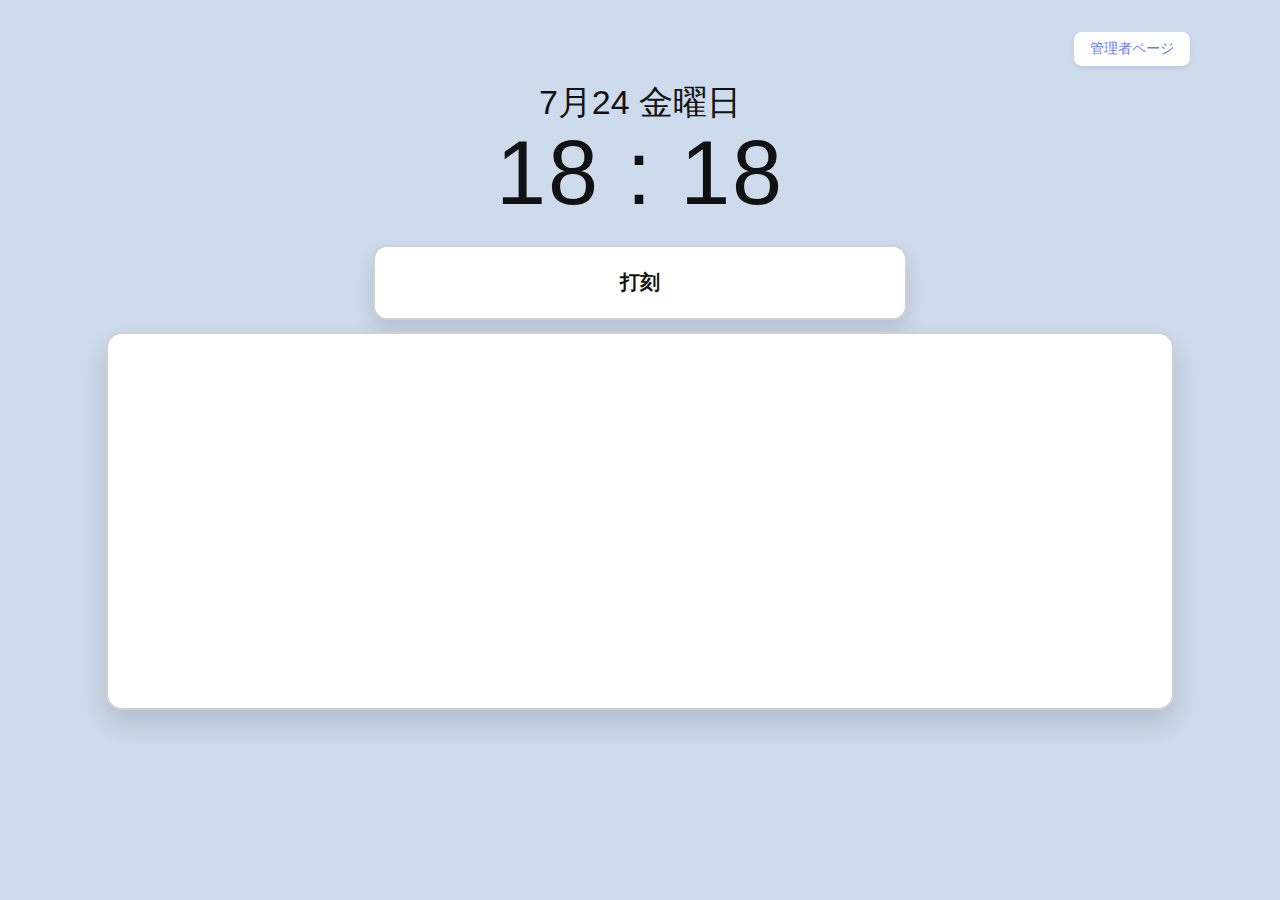
<file: index.html>
<!DOCTYPE html>
<html lang="ja">

<head>
  <meta charset="UTF-8">
  <meta name="viewport" content="width=device-width, initial-scale=1.0">
  <title>打刻アプリ</title>
  <link rel="stylesheet" href="style.css">
</head>

<body>
  <header>
    <a href="admin.html" class="admin-link">管理者ページ</a>
    <p id="today"></p>
    <p id="todayTime"></p>
  </header>

  <main>
    <div class="overlay-names"></div>
    <section class="names">
      <h2>社員一覧</h2>
      <ul id="names">
        <!-- 社員リストがここに動的に読み込まれます -->
      </ul>
    </section>
    <button id="close" class="close-button">戻る</button>
    <section>
      <div id="intime">打刻</div>
    </section>

    <section class="timer">

      <ul class="timers">

      </ul>
    </section>
  </main>
  <div class="overlay"></div>
  <div class="modal">
    <ul>
      <li id="check-in">出勤</li>
      <li id="check-out">退勤</li>
    </ul>
  </div>
  <button id="close2" class="close-button">戻る</button>

  <!-- 確認モーダル -->
  <div class="confirm-overlay" id="confirmOverlay" style="display: none;">
    <div class="confirm-modal">
      <h3>確認</h3>
      <p id="confirmMessage">同じ操作を連続で行おうとしています。続行しますか？</p>
      <div class="confirm-buttons">
        <button id="confirmYes" class="confirm-btn confirm-yes">確認</button>
        <button id="confirmNo" class="confirm-btn confirm-no">キャンセル</button>
      </div>
    </div>
  </div>

  <script src="main.js"></script>
</body>

</html>
</file>
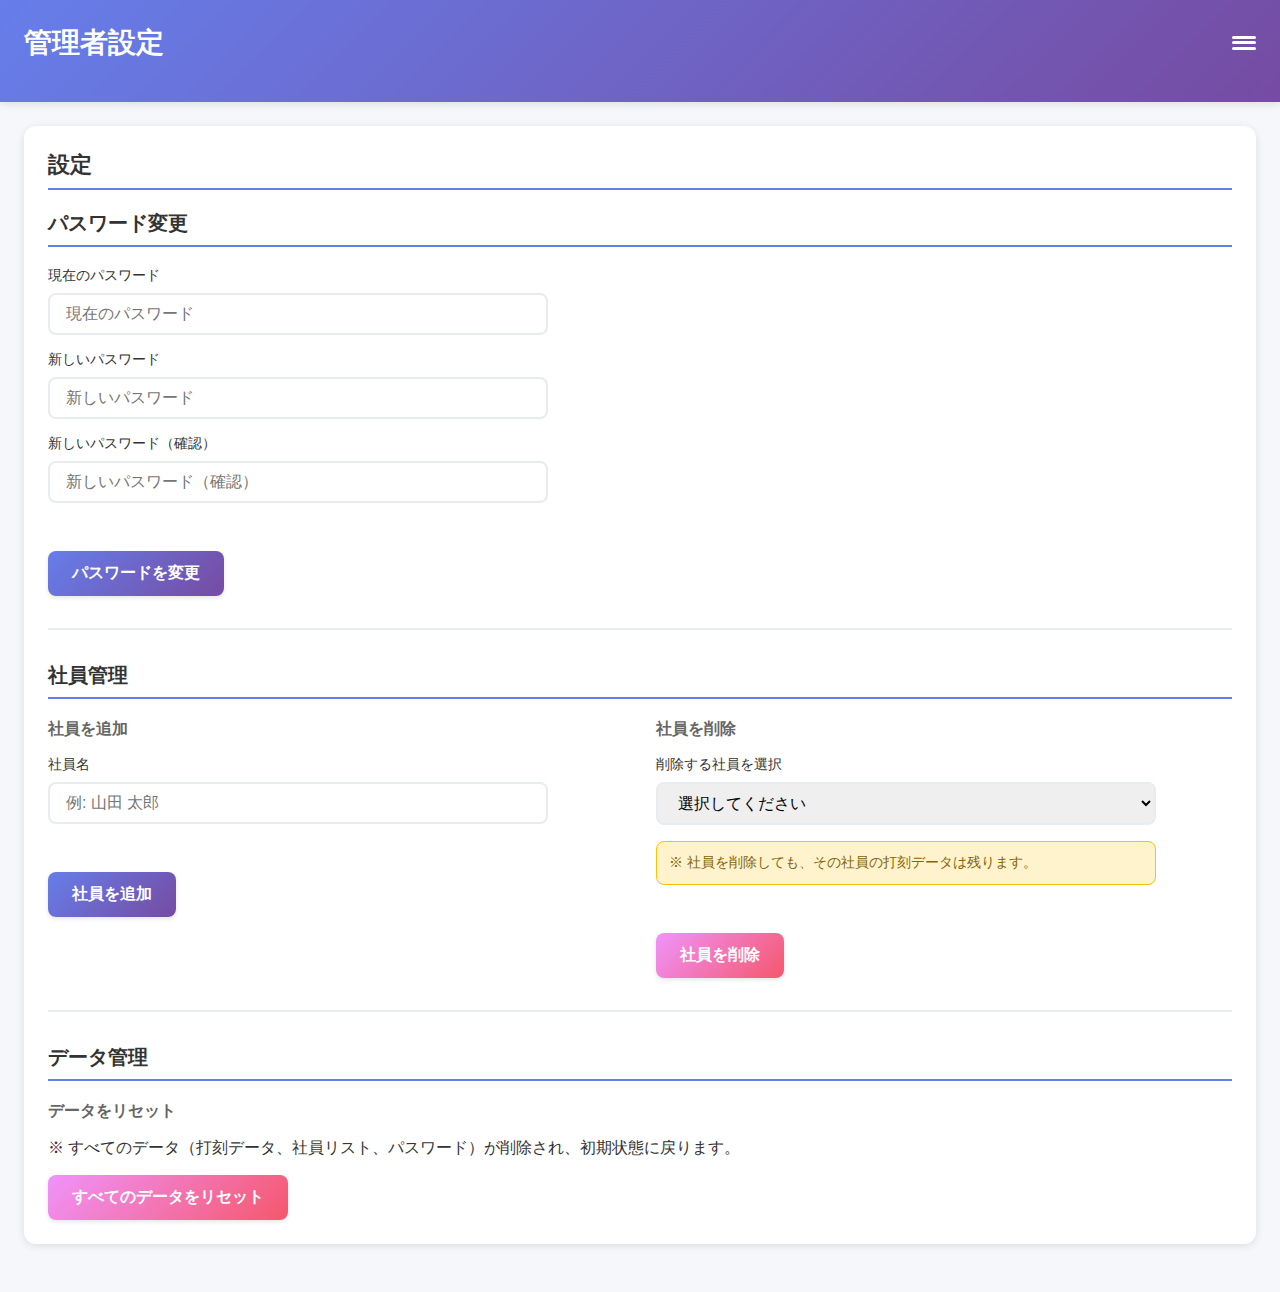
<file: admin-settings.html>
<!DOCTYPE html>
<html lang="ja">

<head>
  <meta charset="UTF-8">
  <meta name="viewport" content="width=device-width, initial-scale=1.0">
  <title>管理者設定 - 打刻管理アプリ</title>
  <link rel="stylesheet" href="admin.css">
</head>

<body>
  <!-- パスワード入力モーダル -->
  <div class="password-overlay" id="passwordOverlay">
    <div class="password-modal">
      <h2>管理者認証</h2>
      <p>パスワードを入力してください</p>
      <input type="password" id="passwordInput" placeholder="パスワード" autofocus>
      <div class="password-error" id="passwordError"></div>
      <button id="passwordSubmit" class="password-submit-btn">ログイン</button>
      <button id="passwordBack" class="password-back-btn" type="button">戻る</button>
    </div>
  </div>

  <header id="mainHeader" style="display: none;">
    <div class="header-top">
      <h1>管理者設定</h1>
      <button class="hamburger-menu" id="hamburgerMenu" aria-label="メニュー">
        <span></span>
        <span></span>
        <span></span>
      </button>
    </div>
    <!-- ハンバーガーメニュー -->
    <nav class="hamburger-nav" id="hamburgerNav">
      <a href="index.html" class="nav-link">打刻ページに戻る</a>
      <a href="admin.html" class="nav-link">時間管理ページ</a>
    </nav>
  </header>

  <main id="mainContent" style="display: none;">
    <section class="settings-section">
      <h2>設定</h2>
      
      <div class="settings-group">
        <h3>パスワード変更</h3>
        <div class="password-change-form">
          <div class="form-item">
            <label for="currentPassword">現在のパスワード</label>
            <input type="password" id="currentPassword" placeholder="現在のパスワード">
          </div>
          <div class="form-item">
            <label for="newPassword">新しいパスワード</label>
            <input type="password" id="newPassword" placeholder="新しいパスワード">
          </div>
          <div class="form-item">
            <label for="confirmPassword">新しいパスワード（確認）</label>
            <input type="password" id="confirmPassword" placeholder="新しいパスワード（確認）">
          </div>
          <div class="password-change-error" id="passwordChangeError"></div>
          <button id="changePasswordBtn" class="settings-btn">パスワードを変更</button>
        </div>
      </div>

      <div class="settings-group">
        <h3>社員管理</h3>
        <div class="employee-management">
          <div class="add-employee-form">
            <h4>社員を追加</h4>
            <div class="form-item">
              <label for="newEmployeeName">社員名</label>
              <input type="text" id="newEmployeeName" placeholder="例: 山田 太郎">
            </div>
            <div class="add-employee-error" id="addEmployeeError"></div>
            <button id="addEmployeeBtn" class="settings-btn">社員を追加</button>
          </div>

          <div class="remove-employee-form">
            <h4>社員を削除</h4>
            <div class="form-item">
              <label for="removeEmployeeSelect">削除する社員を選択</label>
              <select id="removeEmployeeSelect">
                <option value="">選択してください</option>
              </select>
            </div>
            <div class="remove-employee-note">
              <p>※ 社員を削除しても、その社員の打刻データは残ります。</p>
            </div>
            <div class="remove-employee-error" id="removeEmployeeError"></div>
            <button id="removeEmployeeBtn" class="settings-btn settings-btn-danger">社員を削除</button>
          </div>
        </div>
      </div>

      <div class="settings-group">
        <h3>データ管理</h3>
        <div class="data-management">
          <div class="reset-data-form">
            <h4>データをリセット</h4>
            <div class="reset-data-note">
              <p>※ すべてのデータ（打刻データ、社員リスト、パスワード）が削除され、初期状態に戻ります。</p>
            </div>
            <div class="reset-data-error" id="resetDataError"></div>
            <button id="resetDataBtn" class="settings-btn settings-btn-danger">すべてのデータをリセット</button>
          </div>
        </div>
      </div>
    </section>
  </main>

  <script src="admin.js"></script>
</body>

</html>
</file>
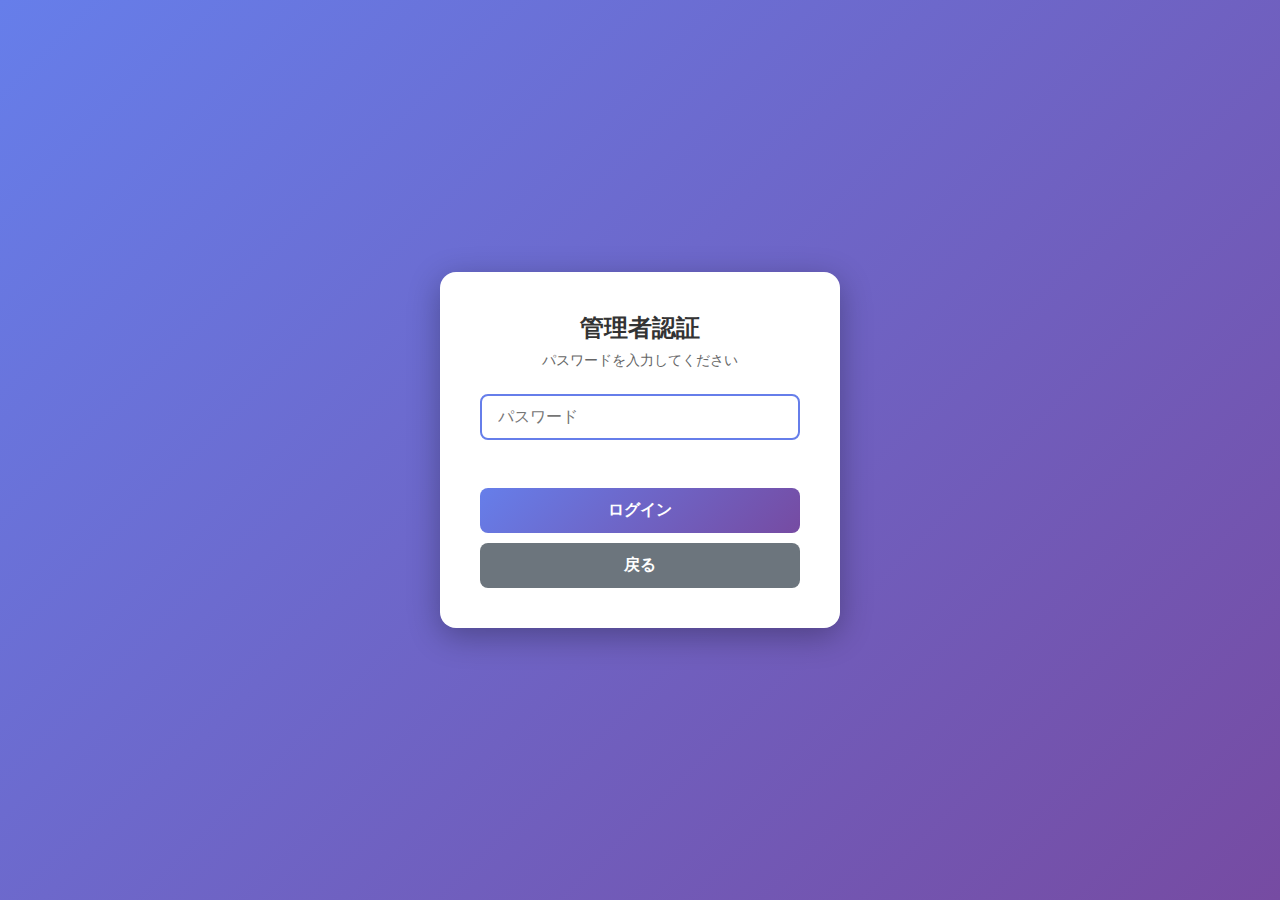
<file: admin.html>
<!DOCTYPE html>
<html lang="ja">

<head>
  <meta charset="UTF-8">
  <meta name="viewport" content="width=device-width, initial-scale=1.0">
  <title>管理者用 - 打刻管理アプリ</title>
  <link rel="stylesheet" href="admin.css">
</head>

<body>
  <!-- パスワード入力モーダル -->
  <div class="password-overlay" id="passwordOverlay">
    <div class="password-modal">
      <h2>管理者認証</h2>
      <p>パスワードを入力してください</p>
      <input type="password" id="passwordInput" placeholder="パスワード" autofocus>
      <div class="password-error" id="passwordError"></div>
      <button id="passwordSubmit" class="password-submit-btn">ログイン</button>
      <button id="passwordBack" class="password-back-btn" type="button">戻る</button>
    </div>
  </div>

  <header id="mainHeader" style="display: none;">
    <div class="header-top">
      <h1>管理者用ダッシュボード</h1>
      <button class="hamburger-menu" id="hamburgerMenu" aria-label="メニュー">
        <span></span>
        <span></span>
        <span></span>
      </button>
    </div>
    <div class="header-controls">
      <div class="month-selector">
        <label for="monthSelect">表示月：</label>
        <input type="month" id="monthSelect" value="">
      </div>
    </div>
    <!-- ハンバーガーメニュー -->
    <nav class="hamburger-nav" id="hamburgerNav">
      <a href="index.html" class="nav-link">打刻ページに戻る</a>
      <a href="admin-settings.html" class="nav-link">設定ページ</a>
    </nav>
  </header>

  <main id="mainContent" style="display: none;">
    <!-- 目次 -->
    <nav class="table-of-contents" id="tableOfContents">
      <h3>目次</h3>
      <ul>
        <li><a href="#summary-section" class="toc-link">月間サマリー</a></li>
        <li><a href="#employee-section" class="toc-link">社員別集計</a></li>
        <li><a href="#detail-section" class="toc-link">詳細データ</a></li>
        <li><a href="#report-section" class="toc-link">月次レポート</a></li>
      </ul>
    </nav>

    <section class="summary-section" id="summary-section">
      <h2>月間サマリー</h2>
      <div class="summary-cards">
        <div class="summary-card">
          <div class="card-label">総労働時間</div>
          <div class="card-value" id="totalWorkHours">0時間</div>
        </div>
        <div class="summary-card">
          <div class="card-label">総残業時間</div>
          <div class="card-value overtime" id="totalOvertimeHours">0時間</div>
        </div>
        <div class="summary-card">
          <div class="card-label">平均労働時間/日</div>
          <div class="card-value" id="avgWorkHours">0時間</div>
        </div>
      </div>
    </section>

    <section class="employee-section" id="employee-section">
      <h2>社員別集計</h2>
      <div class="employee-accordion" id="employeeNameList">
        <!-- 社員名リストがここに動的に読み込まれます -->
      </div>
    </section>

    <section class="detail-section" id="detail-section">
      <h2>詳細データ</h2>
      <div class="detail-controls">
        <select id="employeeFilter">
          <option value="all">全員</option>
        </select>
        <input type="date" id="dateFilter" value="">
      </div>
      <div class="detail-table-container">
        <table class="detail-table" id="detailTable">
          <thead>
            <tr>
              <th>日付</th>
              <th>社員名</th>
              <th>出勤時刻</th>
              <th>退勤時刻</th>
              <th>労働時間</th>
              <th>残業時間</th>
              <th>変更</th>
            </tr>
          </thead>
          <tbody id="detailTableBody">
            <!-- 詳細データがここに表示されます -->
          </tbody>
        </table>
      </div>
    </section>

    <section class="report-section" id="report-section">
      <h2>月次レポート（コピー用）</h2>
      <div class="report-controls">
        <button id="reportGenerateBtn" class="report-btn" type="button">生成</button>
        <button id="reportCopyBtn" class="report-btn report-btn-secondary" type="button">コピー</button>
        <button id="reportDownloadCsvBtn" class="report-btn report-btn-secondary" type="button">CSVダウンロード</button>
        <span class="report-message" id="reportMessage"></span>
      </div>
      <textarea id="monthlyReportText" class="report-textarea" rows="18" readonly></textarea>
    </section>
  </main>

  <script src="admin.js"></script>
</body>

</html>
</file>
<file: style.css>
@charset "utf-8";

body {
  margin: 0;
  background: #cedbec;
  -webkit-font-smoothing: antialiased;
  -moz-osx-font-smoothing: grayscale;
  font-family: -apple-system, BlinkMacSystemFont, "Segoe UI", Roboto, "Helvetica Neue", Arial, "Noto Sans JP", "Hiragino Kaku Gothic ProN", Meiryo, sans-serif;
  color: #111;
}

/* タッチデバイス向けの最適化 */
* {
  -webkit-tap-highlight-color: transparent;
}

h1,
h2 {
  margin: 0;
}

p {
  margin: 0;
}

header #today {
  font-size: 34px;
}

header #todayTime {
  font-size: 90px;
}

/* レスポンシブ: ヘッダーのフォントサイズ */
@media (max-width: 1024px) {
  header #today {
    font-size: 30px;
  }

  header #todayTime {
    font-size: 74px;
  }
}

@media (max-width: 768px) {
  header #today {
    font-size: 26px;
  }

  header #todayTime {
    font-size: 56px;
  }
}

@media (max-width: 480px) {
  header #today {
    font-size: 20px;
  }

  header #todayTime {
    font-size: 44px;
  }
}

ul {
  list-style: none;
  margin: 0;
  padding: 0;
}

header {
  text-align: center;
  /* 管理者ボタン分の上余白を確保しつつ、下は詰める */
  padding: 64px 16px 0;
  position: relative;
  max-width: 1100px;
  /* 時間の下に24px空ける */
  margin: 16px auto 24px;
  /* 背景は消して、文字だけ見せる */
  background: transparent;
  border-radius: 0;
  box-shadow: none;
  backdrop-filter: none;
  /* 時刻の直下に次の要素が来るように（高さ固定/中央寄せをやめる） */
  min-height: auto;
  display: block;
}

/* レスポンシブ: ヘッダーのパディング */
@media (max-width: 768px) {
  header {
    padding: 56px 12px 0;
    margin: 12px auto 24px;
    min-height: auto;
  }
}

@media (max-width: 480px) {
  header {
    padding: 52px 10px 0;
    margin: 10px auto 24px;
    min-height: auto;
  }
}

/* （一つ前に戻す）管理者リンクはヘッダー内の右上 */

header #todayTime {
  line-height: 1.05;
  letter-spacing: 0.02em;
}

/* （時刻の直下に合わせるため）上方向のズラしは無し */
header #today,
header #todayTime {
  transform: none;
}

main {
  max-width: 1100px;
  margin: 0 auto;
  /* 時刻(ヘッダー)との間を少し詰める */
  padding: 0 16px 16px;
  display: flex;
  flex-direction: column;
  gap: 12px;
  box-sizing: border-box;
}

@media (max-width: 768px) {
  main {
    padding: 0 12px 12px;
    gap: 10px;
  }
}

@media (max-width: 480px) {
  main {
    padding: 0 10px 10px;
    gap: 8px;
  }
}

.admin-link {
  position: absolute;
  top: 16px;
  right: 16px;
  color: #667eea;
  text-decoration: none;
  padding: 8px 16px;
  background: #fff;
  border-radius: 8px;
  font-weight: 500;
  font-size: 14px;
  transition: all 0.2s ease;
  box-shadow: 0 2px 4px rgba(0, 0, 0, 0.1);
}

/* レスポンシブ: 管理者リンク */
@media (max-width: 768px) {
  .admin-link {
    top: 12px;
    right: 12px;
    padding: 6px 12px;
    font-size: 12px;
  }
}

@media (max-width: 480px) {
  .admin-link {
    top: 8px;
    right: 8px;
    padding: 6px 10px;
    font-size: 11px;
  }
}

.admin-link:hover {
  background: #667eea;
  color: #fff;
  transform: translateY(-2px);
  box-shadow: 0 4px 8px rgba(0, 0, 0, 0.2);
}

.names,
.timer {
  background: #fff;
}


#intime {
  text-align: center;
  display: flex;
  align-items: center;
  justify-content: center;
  width: 50%;
  margin: 0 auto;
  padding: 22px 16px;
  font-size: 20px;
  font-weight: 700;
  border: 2px solid rgba(0, 0, 0, 0.18);
  border-radius: 14px;
  box-sizing: border-box;
  background: #fff;
  cursor: pointer;
  box-shadow: 0 10px 20px rgba(0, 0, 0, 0.12);
}

/* レスポンシブ: 打刻ボタン */
@media (max-width: 1024px) {
  #intime {
    width: 60%;
    font-size: 22px;
    padding: 20px 14px;
  }
}

@media (max-width: 768px) {
  #intime {
    width: 70%;
    font-size: 20px;
    padding: 18px 14px;
  }
}

@media (max-width: 480px) {
  #intime {
    width: 85%;
    font-size: 18px;
    padding: 16px 12px;
  }
}

#intime:active {
  opacity: .6;
}

/* タッチデバイス向けの最適化 */
@media (hover: none) and (pointer: coarse) {
  #intime {
    -webkit-tap-highlight-color: rgba(0, 0, 0, 0.1);
  }

  #intime:active {
    transform: scale(0.98);
  }
}

.overlay-names {
  position: fixed;
  top: 0;
  left: 0;
  right: 0;
  bottom: 0;
  background: #FFF;
  pointer-events: none;
  opacity: 0;
}

.names {
  position: absolute;
  top: 50%;
  left: 50%;
  transform: translate(-50%, -50%);
  width: 90%;
  max-width: 1200px;
  max-height: 60vh;
  overflow-y: auto;
  pointer-events: none;
  opacity: 0;
  cursor: pointer;
  border-radius: 16px;
  box-shadow: 0 8px 32px rgba(0, 0, 0, 0.2);
  padding: 24px;
  box-sizing: border-box;
  margin-bottom: 80px;
}

/* レスポンシブ: 社員一覧モーダル */
@media (max-width: 1024px) {
  .names {
    width: 92%;
    max-height: 65vh;
    padding: 20px;
  }
}

@media (max-width: 768px) {
  .names {
    width: 95%;
    max-height: 70vh;
    padding: 16px;
    margin-bottom: 100px;
  }
}

@media (max-width: 480px) {
  .names {
    width: 98%;
    max-height: 75vh;
    padding: 12px;
    margin-bottom: 120px;
    border-radius: 12px;
  }
}

.names.correct {
  opacity: 1;
  pointer-events: all;
  z-index: 1000;
}

.overlay-names.correct {
  opacity: 1;
  pointer-events: all;
}

.names h2 {
  text-align: center;
}

main .names ul {
  list-style: none;
  margin: 0;
  padding: 16px;
  display: grid;
  grid-template-columns: repeat(auto-fill, minmax(150px, 1fr));
  gap: 12px;
  max-width: 100%;
  box-sizing: border-box;
}

main .names li {
  font-size: 18px;
  border: 2px solid #4a90e2;
  border-radius: 8px;
  padding: 12px 8px;
  text-align: center;
  cursor: pointer;
  background: #fff;
  transition: all 0.2s ease;
  box-sizing: border-box;
}

main .names li:hover {
  background: #4a90e2;
  color: #fff;
  transform: translateY(-2px);
  box-shadow: 0 4px 8px rgba(0, 0, 0, 0.2);
}

main .names li:active {
  opacity: .6;
}

/* タッチデバイス向けの最適化 */
@media (hover: none) and (pointer: coarse) {
  main .names li:active {
    transform: scale(0.95);
  }
}



.timer {
  border: 2px solid rgba(0, 0, 0, 0.18);
  border-radius: 16px;
  margin: 0;
  width: 100%;
  padding: 16px;
  box-sizing: border-box;
  /* 影と境界線を見やすく */
  box-shadow: 0 14px 28px rgba(0, 0, 0, 0.14);
}

.timer ul {
  overflow: auto;
  /* 履歴を見やすく：画面に応じて大きめに可変 */
  height: clamp(330px, 38vh, 670px);
}

/* レスポンシブ: タイマーセクション */
@media (max-width: 1024px) {
  .timer {
    padding: 14px;
  }

  .timer ul {
    height: clamp(310px, 36vh, 610px);
  }
}

@media (max-width: 768px) {
  .timer {
    padding: 12px;
  }

  .timer ul {
    height: clamp(290px, 34vh, 570px);
  }
}

@media (max-width: 480px) {
  .timer {
    padding: 10px;
  }

  .timer ul {
    height: clamp(270px, 32vh, 510px);
  }
}

.timer h2 {
  text-align: center;
}

.timer li {
  border-bottom: solid 1px #ccc;
  margin: 8px;
  padding: 8px 0 0 0;
}

.close-button {
  cursor: pointer;
  background: #6c757d;
  color: #fff;
  border: none;
  border-radius: 12px;
  padding: 16px 48px;
  font-size: 18px;
  font-weight: 600;
  transition: all 0.2s ease;
  box-shadow: 0 4px 8px rgba(0, 0, 0, 0.15);
  position: fixed;
  left: 50%;
  transform: translateX(-50%);
  z-index: 1002;
  pointer-events: none;
  opacity: 0;
  bottom: 40px;
  min-width: 200px;
}

.close-button:hover {
  background: #5a6268;
  transform: translateX(-50%) translateY(-3px);
  box-shadow: 0 6px 12px rgba(0, 0, 0, 0.25);
}

.close-button:active {
  transform: translateX(-50%) translateY(-50px);
  box-shadow: 0 4px 8px rgba(0, 0, 0, 0.2);
}

.names.correct~#close {
  opacity: 1;
  pointer-events: all;
}

.modal.correct~#close2 {
  opacity: 1;
  pointer-events: all;
}

.overlay {
  position: fixed;
  background: rgb(255, 255, 255, .85);
  top: 0;
  left: 0;
  right: 0;
  bottom: 0;
  opacity: 0;
  pointer-events: none;

}

.modal {
  position: absolute;
  background: #fff;
  top: 50%;
  left: 50%;
  width: 90%;
  max-width: 400px;
  border: none;
  border-radius: 16px;
  padding: 32px 24px;
  box-sizing: border-box;
  opacity: 0;
  transform: translate(-50%, -50%);
  pointer-events: none;
  cursor: pointer;
  box-shadow: 0 8px 32px rgba(0, 0, 0, 0.3);
  z-index: 1001;
  margin-bottom: 80px;
}


.modal.correct,
.overlay.correct {
  opacity: 1;
  pointer-events: all;
  cursor: pointer;
}

.modal ul {
  display: flex;
  gap: 16px;
  justify-content: center;
  margin: 0;
  padding: 0;
  width: 100%;
}

.modal li {
  border: none;
  border-radius: 12px;
  padding: 20px 40px;
  font-size: 18px;
  font-weight: 600;
  cursor: pointer;
  transition: all 0.2s ease;
  box-shadow: 0 4px 6px rgba(0, 0, 0, 0.1);
  min-width: 120px;
  text-align: center;
  box-sizing: border-box;
  max-width: 100%;
}

#check-in {
  background: #5047c4;
  color: #fff;
}

#check-in:hover {
  transform: translateY(-3px);
  box-shadow: 0 6px 12px rgba(102, 126, 234, 0.4);
}

#check-in:active {
  transform: translateY(-1px);
  box-shadow: 0 4px 8px rgba(102, 126, 234, 0.3);
}

#check-out {
  background: #f03939;
  color: #fff;
}

#check-out:hover {
  transform: translateY(-3px);
  box-shadow: 0 6px 12px rgba(245, 87, 108, 0.4);
}

#check-out:active {
  transform: translateY(-1px);
  box-shadow: 0 4px 8px rgba(245, 87, 108, 0.3);
}

.timer li {
  display: grid;
  grid-template-columns: 2fr 1fr 1fr;
  text-align: center;
  align-items: center;
}

/* レスポンシブ: タイマーリストのレイアウト */
@media (max-width: 768px) {
  .timer li {
    grid-template-columns: 1.5fr 1fr 1fr;
    font-size: 14px;
  }
}

@media (max-width: 480px) {
  /* スマホでもPCと同じ並び（名前・種別・時刻）にする */
  .timer li {
    grid-template-columns: 1.5fr 1fr 1fr;
    font-size: 13px;
    text-align: center;
    gap: 0;
    padding-left: 0;
  }
}

.timer-type::before {
  content: '【';
}

.timer-type::after {
  content: '】';
}

.timer-type.out {
  color: red;
}

#calendar {
  margin: 8px;
}

/* レスポンシブ対応: タブレット */
@media (max-width: 1024px) and (min-width: 769px) {
  main .names ul {
    grid-template-columns: repeat(auto-fill, minmax(140px, 1fr));
    gap: 10px;
    padding: 14px;
  }

  main .names li {
    font-size: 17px;
    padding: 11px 7px;
  }

  .modal {
    width: 85%;
    max-width: 450px;
    padding: 28px 20px;
  }

  .modal li {
    padding: 18px 32px;
    font-size: 17px;
    min-width: 110px;
  }
}

/* レスポンシブ対応: スマホ（小） */
@media (max-width: 768px) {
  main .names ul {
    grid-template-columns: repeat(auto-fill, minmax(120px, 1fr));
    gap: 8px;
    padding: 12px;
  }

  main .names li {
    font-size: 16px;
    padding: 10px 6px;
  }

  .modal {
    width: 95%;
    padding: 24px 16px;
  }

  .modal li {
    padding: 16px 24px;
    font-size: 16px;
    min-width: 100px;
  }

  .modal ul {
    gap: 12px;
  }

  .close-button {
    padding: 14px 36px;
    font-size: 16px;
    min-width: 160px;
    bottom: 30px;
  }
}

/* 確認モーダル */
.confirm-overlay {
  position: fixed;
  top: 0;
  left: 0;
  right: 0;
  bottom: 0;
  background: rgba(0, 0, 0, 0.5);
  display: flex;
  justify-content: center;
  align-items: center;
  z-index: 1003;
}

.confirm-modal {
  background: #fff;
  border-radius: 16px;
  padding: 32px;
  max-width: 400px;
  width: 90%;
  box-shadow: 0 8px 32px rgba(0, 0, 0, 0.3);
  text-align: center;
}

.confirm-modal h3 {
  margin: 0 0 16px 0;
  font-size: 24px;
  color: #333;
}

.confirm-modal p {
  margin: 0 0 24px 0;
  font-size: 16px;
  color: #666;
}

.confirm-buttons {
  display: flex;
  gap: 12px;
  justify-content: center;
}

.confirm-btn {
  padding: 12px 32px;
  border: none;
  border-radius: 8px;
  font-size: 16px;
  font-weight: 600;
  cursor: pointer;
  transition: all 0.2s ease;
}

.confirm-yes {
  background: #5047c4;
  color: #fff;
}

.confirm-yes:hover {
  background: #3d35a0;
  transform: translateY(-2px);
  box-shadow: 0 4px 8px rgba(80, 71, 196, 0.3);
}

.confirm-no {
  background: #6c757d;
  color: #fff;
}

.confirm-no:hover {
  background: #5a6268;
  transform: translateY(-2px);
  box-shadow: 0 4px 8px rgba(108, 117, 125, 0.3);
}

/* レスポンシブ対応: スマホ（超小） */
@media (max-width: 480px) {
  main .names ul {
    grid-template-columns: repeat(2, 1fr);
    gap: 6px;
    padding: 8px;
  }

  main .names li {
    font-size: 14px;
    padding: 8px 4px;
  }

  .modal {
    width: 98%;
    padding: 20px 12px;
    margin-bottom: 100px;
  }

  .modal ul {
    flex-direction: column;
    gap: 12px;
  }

  .modal li {
    width: 100%;
    padding: 14px 20px;
    font-size: 15px;
  }

  .close-button {
    padding: 12px 32px;
    font-size: 16px;
    min-width: 140px;
    bottom: 20px;
    width: calc(100% - 40px);
    max-width: 300px;
  }

  .confirm-modal {
    padding: 24px 16px;
    width: 95%;
  }

  .confirm-modal h3 {
    font-size: 20px;
  }

  .confirm-modal p {
    font-size: 14px;
  }

  .confirm-buttons {
    flex-direction: column;
    gap: 10px;
  }

  .confirm-btn {
    width: 100%;
    padding: 10px 24px;
    font-size: 15px;
  }
}

/* ランドスケープモード（横画面）の最適化 */
@media (max-width: 768px) and (orientation: landscape) {
  header {
    padding: 8px;
  }

  header #today {
    font-size: 18px;
  }

  header #todayTime {
    font-size: 38px;
  }

  .names {
    max-height: 80vh;
    padding: 16px;
  }

  .timer {
    margin: 12px auto;
  }

  .timer ul {
    height: clamp(250px, 40vh, 470px);
  }

  #intime {
    width: 60%;
    padding: 14px 16px;
    font-size: 18px;
    margin: 12px auto;
  }

  .modal {
    padding: 20px 16px;
    margin-bottom: 60px;
  }

  .close-button {
    bottom: 15px;
    padding: 10px 24px;
    font-size: 14px;
  }
}

/* PC向けの最適化（大画面） */
@media (min-width: 1440px) {
  .names {
    max-width: 1400px;
  }

  .timer {
    max-width: 1200px;
  }

  #intime {
    max-width: 600px;
  }
}
</file>
<file: admin.css>
@charset "utf-8";

* {
  box-sizing: border-box;
}

body {
  margin: 0;
  background: #f5f7fa;
  font-family: -apple-system, BlinkMacSystemFont, 'Segoe UI', 'Roboto', 'Helvetica', 'Arial', sans-serif;
  color: #333;
}

header {
  background: linear-gradient(135deg, #667eea 0%, #764ba2 100%);
  color: #fff;
  padding: 24px;
  box-shadow: 0 2px 8px rgba(0, 0, 0, 0.1);
  position: relative;
}

.header-top {
  display: flex;
  justify-content: space-between;
  align-items: center;
  margin-bottom: 16px;
}

header h1 {
  margin: 0;
  font-size: 28px;
  font-weight: 600;
}

.header-controls {
  display: flex;
  justify-content: flex-start;
  align-items: center;
  flex-wrap: wrap;
  gap: 16px;
}

/* ハンバーガーメニュー */
.hamburger-menu {
  background: none;
  border: none;
  cursor: pointer;
  padding: 8px;
  display: flex;
  flex-direction: column;
  justify-content: space-around;
  width: 32px;
  height: 32px;
  z-index: 1001;
  position: relative;
}

.hamburger-menu span {
  width: 24px;
  height: 3px;
  background: #fff;
  border-radius: 3px;
  transition: all 0.3s ease;
  transform-origin: center;
}

.hamburger-menu.active span:nth-child(1) {
  transform: rotate(45deg) translate(8px, 8px);
}

.hamburger-menu.active span:nth-child(2) {
  opacity: 0;
}

.hamburger-menu.active span:nth-child(3) {
  transform: rotate(-45deg) translate(7px, -7px);
}

.hamburger-nav {
  position: fixed;
  top: 0;
  right: -300px;
  width: 280px;
  height: 100vh;
  background: linear-gradient(135deg, #667eea 0%, #764ba2 100%);
  box-shadow: -2px 0 8px rgba(0, 0, 0, 0.2);
  transition: right 0.3s ease;
  z-index: 1000;
  padding: 80px 24px 24px 24px;
  display: flex;
  flex-direction: column;
  gap: 12px;
}

.hamburger-nav.active {
  right: 0;
}

.nav-link {
  color: #fff;
  text-decoration: none;
  padding: 16px 20px;
  background: rgba(255, 255, 255, 0.15);
  border-radius: 8px;
  transition: all 0.2s ease;
  font-weight: 500;
  font-size: 16px;
  text-align: left;
  border: 1px solid rgba(255, 255, 255, 0.2);
}

.nav-link:hover {
  background: rgba(255, 255, 255, 0.25);
  transform: translateX(-4px);
  box-shadow: 0 4px 8px rgba(0, 0, 0, 0.2);
}

/* メニューオーバーレイ */
.menu-overlay {
  position: fixed;
  top: 0;
  left: 0;
  right: 0;
  bottom: 0;
  background: rgba(0, 0, 0, 0.5);
  opacity: 0;
  visibility: hidden;
  transition: opacity 0.3s ease, visibility 0.3s ease;
  z-index: 999;
}

.menu-overlay.active {
  opacity: 1;
  visibility: visible;
}

.month-selector {
  display: flex;
  align-items: center;
  gap: 8px;
}

.month-selector label {
  color: #fff;
  font-weight: 500;
}

.month-selector input {
  padding: 8px 12px;
  border: none;
  border-radius: 8px;
  font-size: 16px;
  background: #fff;
  cursor: pointer;
}

main {
  max-width: 1400px;
  margin: 0 auto;
  padding: 24px;
  position: relative;
}

/* 目次 */
.table-of-contents {
  background: #fff;
  border-radius: 12px;
  padding: 20px;
  margin-bottom: 24px;
  box-shadow: 0 2px 8px rgba(0, 0, 0, 0.1);
  position: sticky;
  top: 20px;
  z-index: 100;
}

.table-of-contents h3 {
  margin: 0 0 16px 0;
  font-size: 18px;
  font-weight: 600;
  color: #667eea;
  border-bottom: 2px solid #667eea;
  padding-bottom: 8px;
}

.table-of-contents ul {
  list-style: none;
  margin: 0;
  padding: 0;
  display: flex;
  flex-wrap: wrap;
  gap: 12px;
}

.table-of-contents li {
  margin: 0;
}

.table-of-contents .toc-link {
  display: inline-block;
  padding: 10px 20px;
  background: #f5f7fa;
  color: #333;
  text-decoration: none;
  border-radius: 8px;
  font-weight: 500;
  transition: all 0.2s ease;
  border: 2px solid transparent;
}

.table-of-contents .toc-link:hover {
  background: #667eea;
  color: #fff;
  transform: translateY(-2px);
  box-shadow: 0 4px 8px rgba(102, 126, 234, 0.3);
}

.table-of-contents .toc-link:active {
  transform: translateY(0);
}

section {
  background: #fff;
  border-radius: 12px;
  padding: 24px;
  margin-bottom: 24px;
  box-shadow: 0 2px 8px rgba(0, 0, 0, 0.1);
  scroll-margin-top: 100px;
}

section h2 {
  margin: 0 0 20px 0;
  font-size: 22px;
  color: #333;
  border-bottom: 2px solid #667eea;
  padding-bottom: 8px;
}

/* サマリーカード */
.summary-cards {
  display: grid;
  grid-template-columns: repeat(auto-fit, minmax(200px, 1fr));
  gap: 16px;
}

.summary-card {
  background: linear-gradient(135deg, #f5f7fa 0%, #c3cfe2 100%);
  border-radius: 12px;
  padding: 24px;
  text-align: center;
  transition: transform 0.2s ease;
}

.summary-card:hover {
  transform: translateY(-4px);
  box-shadow: 0 4px 12px rgba(0, 0, 0, 0.15);
}

.card-label {
  font-size: 14px;
  color: #666;
  margin-bottom: 8px;
  font-weight: 500;
}

.card-value {
  font-size: 32px;
  font-weight: 700;
  color: #333;
}

.card-value.overtime {
  color: #e74c3c;
}

/* 社員リスト */
.employee-list {
  display: grid;
  grid-template-columns: repeat(auto-fill, minmax(300px, 1fr));
  gap: 16px;
}

.employee-card {
  background: #f8f9fa;
  border: 2px solid #e9ecef;
  border-radius: 12px;
  padding: 20px;
  transition: all 0.2s ease;
}

.employee-card:hover {
  border-color: #667eea;
  box-shadow: 0 4px 12px rgba(102, 126, 234, 0.2);
  transform: translateY(-2px);
}

.employee-name {
  font-size: 20px;
  font-weight: 600;
  color: #333;
  margin-bottom: 16px;
  padding-bottom: 12px;
  border-bottom: 2px solid #667eea;
}

/* 部署アコーディオン */
.employee-accordion {
  display: flex;
  flex-direction: column;
  gap: 12px;
}

.department-accordion-item {
  background: #fff;
  border: 2px solid #e9ecef;
  border-radius: 12px;
  overflow: hidden;
  transition: all 0.3s ease;
}

.department-accordion-item:hover {
  border-color: #667eea;
  box-shadow: 0 2px 8px rgba(102, 126, 234, 0.1);
}

.department-accordion-header {
  width: 100%;
  padding: 18px 20px;
  background: linear-gradient(135deg, #667eea 0%, #764ba2 100%);
  border: none;
  border-radius: 0;
  font-size: 18px;
  font-weight: 600;
  color: #fff;
  cursor: pointer;
  text-align: left;
  transition: all 0.2s ease;
  display: flex;
  justify-content: space-between;
  align-items: center;
}

.department-accordion-header::after {
  content: '▼';
  font-size: 14px;
  transition: transform 0.3s ease;
  color: #fff;
}

.department-accordion-header.active {
  background: linear-gradient(135deg, #5a67d8 0%, #6b46c1 100%);
}

.department-accordion-header.active::after {
  transform: rotate(180deg);
}

.department-accordion-header:hover {
  background: linear-gradient(135deg, #5a67d8 0%, #6b46c1 100%);
}

.department-accordion-content {
  max-height: 0;
  overflow: hidden;
  transition: max-height 0.3s ease, padding 0.3s ease;
  padding: 0;
}

.department-accordion-content.active {
  max-height: 2000px;
  padding: 12px;
}

.employee-list-in-dept {
  display: flex;
  flex-direction: column;
  gap: 8px;
}

/* 社員アコーディオン（部署内） */
.employee-accordion-item {
  background: #f8f9fa;
  border: 2px solid #e9ecef;
  border-radius: 8px;
  overflow: hidden;
  transition: all 0.3s ease;
}

.employee-accordion-item:hover {
  border-color: #667eea;
  box-shadow: 0 2px 8px rgba(102, 126, 234, 0.1);
}

.employee-accordion-header {
  width: 100%;
  padding: 14px 18px;
  background: #fff;
  border: none;
  border-radius: 0;
  font-size: 15px;
  font-weight: 500;
  color: #333;
  cursor: pointer;
  text-align: left;
  transition: all 0.2s ease;
  display: flex;
  justify-content: space-between;
  align-items: center;
}

.employee-accordion-header::after {
  content: '▼';
  font-size: 11px;
  transition: transform 0.3s ease;
  color: #667eea;
}

.employee-accordion-header.active {
  background: #667eea;
  color: #fff;
  font-weight: 600;
}

.employee-accordion-header.active::after {
  transform: rotate(180deg);
  color: #fff;
}

.employee-accordion-header:hover {
  background: #e9ecef;
}

.employee-accordion-header.active:hover {
  background: #5a67d8;
}

.employee-accordion-content {
  max-height: 0;
  overflow: hidden;
  transition: max-height 0.3s ease, padding 0.3s ease;
  padding: 0 18px;
}

.employee-accordion-content.active {
  max-height: 500px;
  padding: 18px;
}

.employee-stats {
  display: grid;
  grid-template-columns: repeat(2, 1fr);
  gap: 12px;
}

.stat-item {
  display: flex;
  flex-direction: column;
  gap: 4px;
}

.stat-label {
  font-size: 12px;
  color: #666;
  font-weight: 500;
}

.stat-value {
  font-size: 18px;
  font-weight: 700;
  color: #333;
}

.stat-value.overtime {
  color: #e74c3c;
}

/* 詳細セクション */
.detail-controls {
  display: flex;
  gap: 16px;
  margin-bottom: 20px;
  flex-wrap: wrap;
}

.detail-controls select,
.detail-controls input {
  padding: 10px 16px;
  border: 2px solid #e9ecef;
  border-radius: 8px;
  font-size: 16px;
  background: #fff;
  cursor: pointer;
  transition: border-color 0.2s ease;
}

.detail-controls select:focus,
.detail-controls input:focus {
  outline: none;
  border-color: #667eea;
}

.detail-table-container {
  overflow-x: auto;
}

.detail-table {
  width: 100%;
  border-collapse: collapse;
  font-size: 14px;
}

.detail-table thead {
  background: linear-gradient(135deg, #667eea 0%, #764ba2 100%);
  color: #fff;
}

.detail-table th {
  padding: 12px;
  text-align: left;
  font-weight: 600;
}

.detail-table td {
  padding: 12px;
  border-bottom: 1px solid #e9ecef;
}

.detail-time-input {
  width: 110px;
  padding: 6px 10px;
  border: 2px solid #e9ecef;
  border-radius: 8px;
  font-size: 16px;
  background: #fff;
}

.detail-time-input:focus {
  outline: none;
  border-color: #667eea;
}

.detail-save-btn {
  padding: 8px 12px;
  border: none;
  border-radius: 8px;
  background: #667eea;
  color: #fff;
  font-weight: 600;
  cursor: pointer;
  transition: transform 0.15s ease, box-shadow 0.15s ease;
  white-space: nowrap;
}

.detail-save-btn:hover {
  transform: translateY(-1px);
  box-shadow: 0 4px 10px rgba(102, 126, 234, 0.35);
}

.detail-save-btn:active {
  transform: translateY(0);
}

.detail-table tbody tr:hover {
  background: #f8f9fa;
}

.detail-table td.overtime {
  color: #e74c3c;
  font-weight: 600;
}

/* 月次レポート（コピー用） */
.report-controls {
  display: flex;
  gap: 12px;
  align-items: center;
  flex-wrap: wrap;
  margin-bottom: 12px;
}

.report-btn {
  padding: 10px 16px;
  border: none;
  border-radius: 10px;
  background: #667eea;
  color: #fff;
  font-weight: 700;
  cursor: pointer;
  transition: transform 0.15s ease, box-shadow 0.15s ease;
}

.report-btn:hover {
  transform: translateY(-1px);
  box-shadow: 0 6px 14px rgba(102, 126, 234, 0.35);
}

.report-btn:active {
  transform: translateY(0);
}

.report-btn-secondary {
  background: #6c757d;
}

.report-message {
  font-size: 14px;
  color: #28a745;
  min-height: 18px;
}

.report-textarea {
  width: 100%;
  padding: 12px;
  border: 2px solid #e9ecef;
  border-radius: 12px;
  font-family: ui-monospace, SFMono-Regular, Menlo, Monaco, Consolas, "Liberation Mono", "Courier New", monospace;
  font-size: 16px;
  line-height: 1.45;
  background: #fff;
  resize: vertical;
}

.report-textarea:focus {
  outline: none;
  border-color: #667eea;
}

/* レスポンシブ対応: タブレット（1024px以下） */
@media (max-width: 1024px) {
  main {
    padding: 20px;
  }

  header {
    padding: 20px;
  }

  header h1 {
    font-size: 26px;
  }

  .summary-cards {
    grid-template-columns: repeat(auto-fit, minmax(180px, 1fr));
    gap: 14px;
  }

}

/* レスポンシブ対応: スマホ（768px以下） */
@media (max-width: 768px) {
  main {
    padding: 16px;
  }

  header {
    padding: 16px;
  }

  header h1 {
    font-size: 22px;
  }

  .header-controls {
    flex-direction: column;
    align-items: flex-start;
    gap: 12px;
  }

  .table-of-contents {
    padding: 16px;
    position: relative;
    top: 0;
    margin-bottom: 20px;
  }

  .table-of-contents ul {
    flex-direction: column;
    gap: 8px;
  }

  .table-of-contents .toc-link {
    padding: 10px 16px;
    font-size: 14px;
    width: 100%;
    text-align: center;
  }

  .hamburger-nav {
    width: 250px;
  }

  section {
    padding: 20px;
    margin-bottom: 20px;
  }

  section h2 {
    font-size: 20px;
  }

  .summary-cards {
    grid-template-columns: 1fr;
    gap: 12px;
  }

  .summary-card {
    padding: 20px;
  }

  .card-value {
    font-size: 28px;
  }

  .employee-list {
    grid-template-columns: 1fr;
  }

  .employee-accordion {
    gap: 10px;
  }

  .department-accordion-header {
    padding: 16px 18px;
    font-size: 16px;
  }

  .department-accordion-content.active {
    padding: 10px;
  }

  .employee-accordion-header {
    padding: 12px 16px;
    font-size: 14px;
  }

  .employee-accordion-content.active {
    padding: 16px;
  }

  .employee-stats {
    grid-template-columns: repeat(2, 1fr);
    gap: 12px;
  }

  .detail-controls {
    flex-direction: column;
    gap: 12px;
  }

  .detail-controls select,
  .detail-controls input {
    width: 100%;
  }

  .detail-table {
    font-size: 12px;
  }

  .detail-table th,
  .detail-table td {
    padding: 8px 6px;
  }

  .detail-time-input {
    width: 100%;
    min-width: 90px;
  }

  .report-controls {
    flex-direction: column;
    gap: 10px;
  }

  .report-btn {
    width: 100%;
    padding: 12px 16px;
  }

  .report-textarea {
    font-size: 16px;
    padding: 10px;
  }
}

/* レスポンシブ対応: スマホ小（480px以下） */
@media (max-width: 480px) {
  main {
    padding: 12px;
  }

  header {
    padding: 12px;
  }

  header h1 {
    font-size: 20px;
  }

  .table-of-contents {
    padding: 12px;
  }

  .table-of-contents h3 {
    font-size: 16px;
  }

  .table-of-contents .toc-link {
    padding: 8px 12px;
    font-size: 13px;
  }

  section {
    padding: 16px;
    margin-bottom: 16px;
  }

  section h2 {
    font-size: 18px;
  }

  .summary-card {
    padding: 16px;
  }

  .card-label {
    font-size: 13px;
  }

  .card-value {
    font-size: 24px;
  }

  .employee-accordion {
    gap: 8px;
  }

  .department-accordion-header {
    padding: 14px 16px;
    font-size: 15px;
  }

  .department-accordion-content.active {
    padding: 8px;
  }

  .employee-accordion-header {
    padding: 10px 14px;
    font-size: 13px;
  }

  .employee-accordion-content.active {
    padding: 14px;
  }

  .employee-stats {
    grid-template-columns: 1fr;
    gap: 10px;
  }

  .stat-label {
    font-size: 11px;
  }

  .stat-value {
    font-size: 16px;
  }

  .detail-table {
    font-size: 11px;
  }

  .detail-table th,
  .detail-table td {
    padding: 6px 4px;
  }

  .detail-time-input {
    font-size: 16px;
    padding: 4px 6px;
  }

  .detail-save-btn {
    padding: 6px 10px;
    font-size: 12px;
  }

  .report-btn {
    font-size: 14px;
    padding: 10px 14px;
  }

  .report-textarea {
    font-size: 16px;
    padding: 8px;
  }
}

/* パスワードモーダル */
.password-overlay {
  position: fixed;
  top: 0;
  left: 0;
  right: 0;
  bottom: 0;
  background: linear-gradient(135deg, #667eea 0%, #764ba2 100%);
  display: flex;
  justify-content: center;
  align-items: center;
  z-index: 10000;
}

.password-modal {
  background: #fff;
  border-radius: 16px;
  padding: 40px;
  max-width: 400px;
  width: 90%;
  box-shadow: 0 8px 32px rgba(0, 0, 0, 0.3);
  text-align: center;
}

.password-modal h2 {
  margin: 0 0 8px 0;
  font-size: 24px;
  color: #333;
}

.password-modal p {
  margin: 0 0 24px 0;
  color: #666;
  font-size: 14px;
}

.password-modal input {
  width: 100%;
  padding: 12px 16px;
  border: 2px solid #e9ecef;
  border-radius: 8px;
  font-size: 16px;
  margin-bottom: 12px;
  box-sizing: border-box;
}

.password-modal input:focus {
  outline: none;
  border-color: #667eea;
}

.password-error {
  color: #e74c3c;
  font-size: 14px;
  margin-bottom: 16px;
  min-height: 20px;
}

.password-submit-btn {
  width: 100%;
  padding: 12px 24px;
  background: linear-gradient(135deg, #667eea 0%, #764ba2 100%);
  color: #fff;
  border: none;
  border-radius: 8px;
  font-size: 16px;
  font-weight: 600;
  cursor: pointer;
  transition: all 0.2s ease;
}

.password-submit-btn:hover {
  transform: translateY(-2px);
  box-shadow: 0 4px 12px rgba(102, 126, 234, 0.4);
}

.password-submit-btn:active {
  transform: translateY(0);
}

.password-back-btn {
  width: 100%;
  padding: 12px 24px;
  margin-top: 10px;
  background: #6c757d;
  color: #fff;
  border: none;
  border-radius: 8px;
  font-size: 16px;
  font-weight: 600;
  cursor: pointer;
  transition: all 0.2s ease;
}

.password-back-btn:hover {
  transform: translateY(-2px);
  box-shadow: 0 4px 12px rgba(0, 0, 0, 0.2);
}

.password-back-btn:active {
  transform: translateY(0);
}

/* 設定セクション */
.settings-section {
  background: #fff;
  border-radius: 12px;
  padding: 24px;
  margin-bottom: 24px;
  box-shadow: 0 2px 8px rgba(0, 0, 0, 0.1);
}

.settings-group {
  margin-bottom: 32px;
  padding-bottom: 32px;
  border-bottom: 2px solid #e9ecef;
}

.settings-group:last-child {
  border-bottom: none;
  margin-bottom: 0;
  padding-bottom: 0;
}

.settings-group h3 {
  margin: 0 0 20px 0;
  font-size: 20px;
  color: #333;
  border-bottom: 2px solid #667eea;
  padding-bottom: 8px;
}

.settings-group h4 {
  margin: 0 0 16px 0;
  font-size: 16px;
  color: #666;
}

.password-change-form,
.add-employee-form,
.remove-employee-form {
  max-width: 500px;
}

.form-item {
  margin-bottom: 16px;
}

.form-item label {
  display: block;
  margin-bottom: 8px;
  font-weight: 500;
  color: #333;
  font-size: 14px;
}

.form-item input,
.form-item select {
  width: 100%;
  padding: 10px 16px;
  border: 2px solid #e9ecef;
  border-radius: 8px;
  font-size: 16px;
  box-sizing: border-box;
  transition: border-color 0.2s ease;
}

.form-item input:focus,
.form-item select:focus {
  outline: none;
  border-color: #667eea;
}

.password-change-error,
.add-employee-error,
.remove-employee-error {
  min-height: 20px;
  margin-bottom: 12px;
  font-size: 14px;
  color: #e74c3c;
}

.remove-employee-note {
  background: #fff3cd;
  border: 1px solid #ffc107;
  border-radius: 8px;
  padding: 12px;
  margin-bottom: 16px;
}

.remove-employee-note p {
  margin: 0;
  font-size: 14px;
  color: #856404;
}

.settings-btn {
  padding: 12px 24px;
  background: linear-gradient(135deg, #667eea 0%, #764ba2 100%);
  color: #fff;
  border: none;
  border-radius: 8px;
  font-size: 16px;
  font-weight: 600;
  cursor: pointer;
  transition: all 0.2s ease;
  box-shadow: 0 2px 4px rgba(0, 0, 0, 0.1);
}

.settings-btn:hover {
  transform: translateY(-2px);
  box-shadow: 0 4px 8px rgba(102, 126, 234, 0.3);
}

.settings-btn:active {
  transform: translateY(0);
}

.settings-btn-danger {
  background: linear-gradient(135deg, #f093fb 0%, #f5576c 100%);
}

.settings-btn-danger:hover {
  box-shadow: 0 4px 8px rgba(245, 87, 108, 0.3);
}

.employee-management {
  display: grid;
  grid-template-columns: repeat(auto-fit, minmax(300px, 1fr));
  gap: 32px;
}

/* 設定画面のレスポンシブ対応 */
@media (max-width: 1024px) {
  .employee-management {
    grid-template-columns: 1fr;
    gap: 28px;
  }
}

@media (max-width: 768px) {
  .employee-management {
    grid-template-columns: 1fr;
    gap: 24px;
  }

  .password-modal {
    padding: 32px 24px;
  }

  .settings-group {
    margin-bottom: 28px;
    padding-bottom: 28px;
  }
}

@media (max-width: 480px) {
  .password-modal {
    padding: 24px 16px;
  }

  .password-modal h2 {
    font-size: 20px;
  }

  .password-modal input {
    font-size: 16px;
    padding: 10px 14px;
  }

  .password-submit-btn,
  .password-back-btn {
    font-size: 14px;
    padding: 10px 20px;
  }

  .settings-group {
    margin-bottom: 20px;
    padding-bottom: 20px;
  }

  .settings-group h3 {
    font-size: 18px;
  }

  .settings-group h4 {
    font-size: 15px;
  }

  .form-item input,
  .form-item select {
    font-size: 16px;
    padding: 8px 14px;
  }

  .settings-btn {
    font-size: 14px;
    padding: 10px 20px;
  }

  .employee-management {
    gap: 20px;
  }
}
</file>
